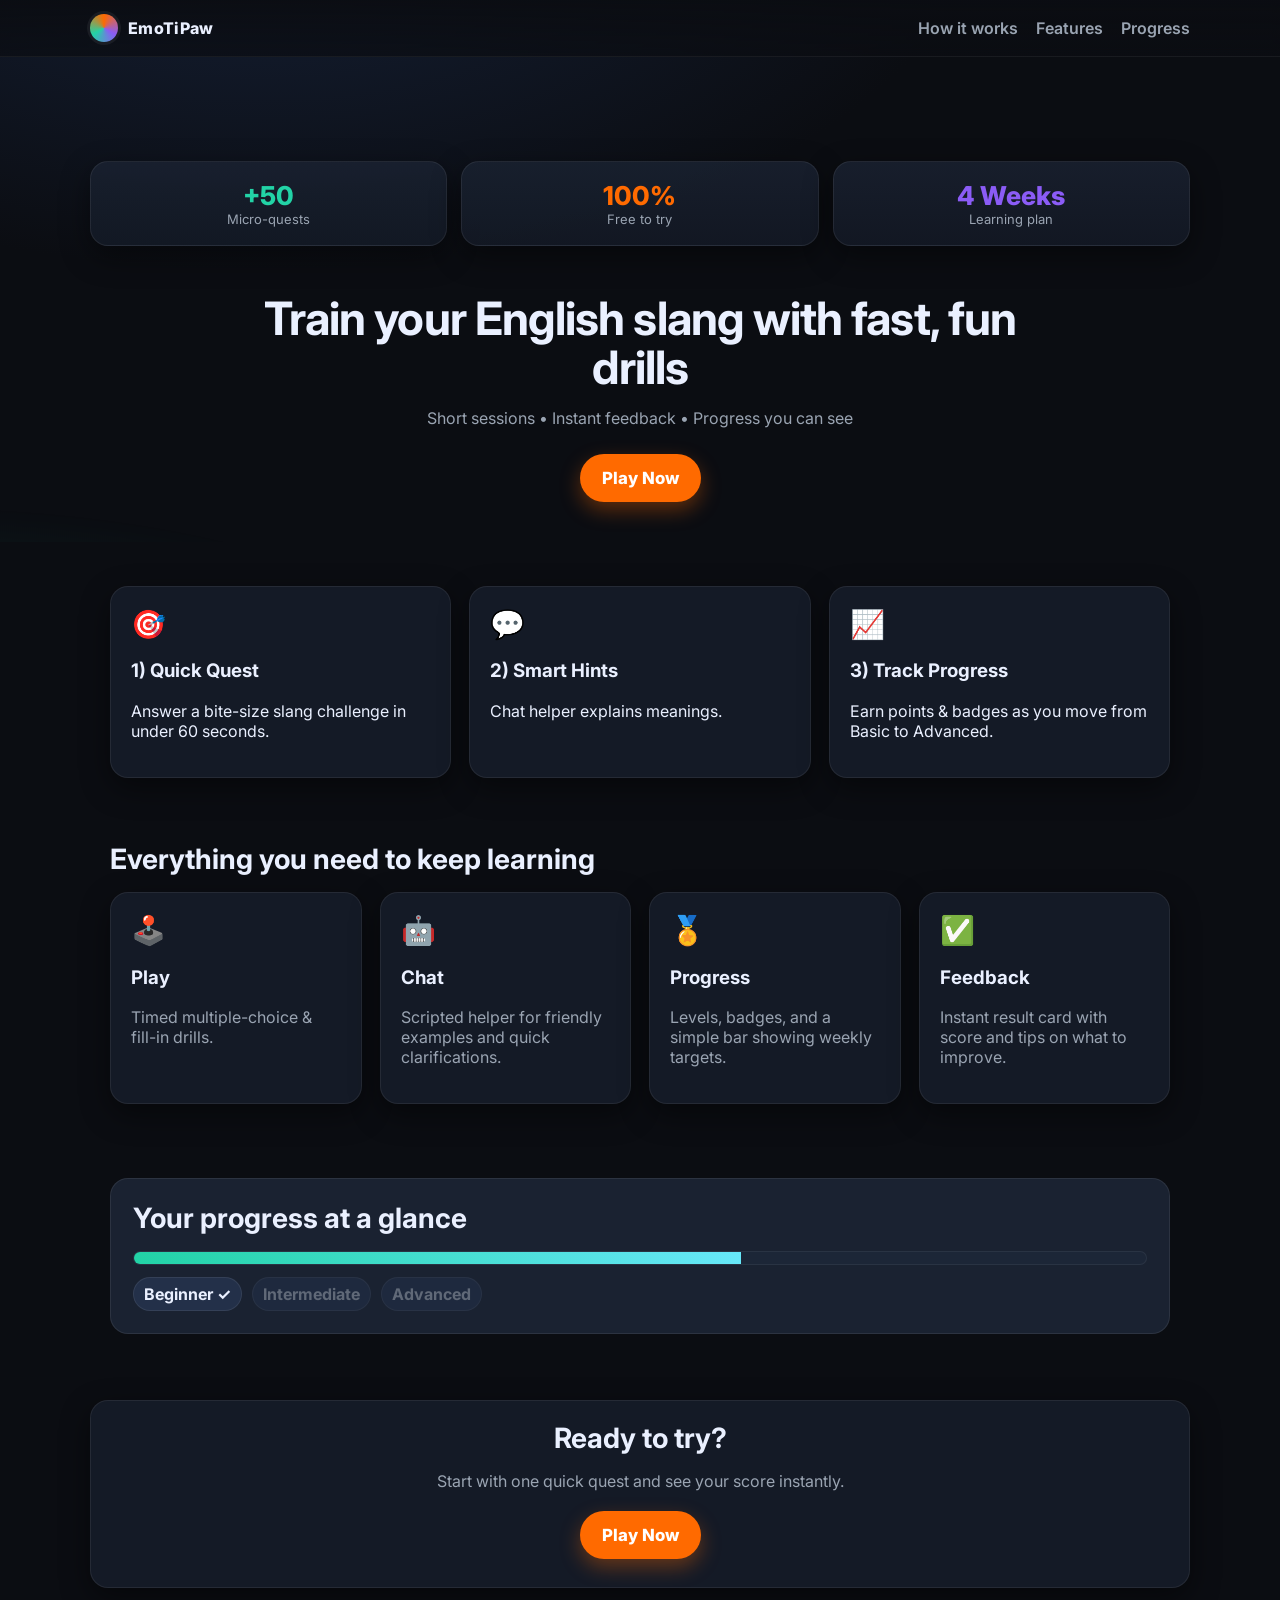
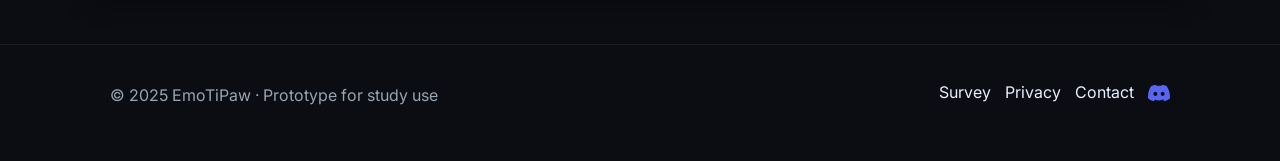
<file: index.html>
<!-- index.html — SlangQuest (Homepage) -->
<!DOCTYPE html>
<html lang="en">

<head>
  <meta charset="utf-8" />
  <meta name="viewport" content="width=device-width, initial-scale=1" />
  <title>SlangQuest — Learn English Slang Faster</title>
  <link rel="stylesheet" href="style.css" />
  <link rel="preconnect" href="https://fonts.googleapis.com">
  <link rel="preconnect" href="https://fonts.gstatic.com" crossorigin>
  <link href="https://fonts.googleapis.com/css2?family=Inter:wght@400;600;800&display=swap" rel="stylesheet">
</head>

<body>
  <!-- HEADER -->
  <header class="site-header">
    <div class="wrap nav">
      <a class="brand" href="#">
        <span class="logo" aria-hidden="true"></span>
        <span class="brand-name">EmoTiPaw</span>
      </a>

      <!-- CSS-only mobile menu -->
      <input id="menu-toggle" type="checkbox" />
      <label class="burger" for="menu-toggle" aria-label="Open menu">☰</label>

      <nav class="menu">
        <a href="#how">How it works</a>
        <a href="#features">Features</a>
        <a href="#progress">Progress</a>

      </nav>
    </div>
  </header>

  <!-- HERO -->
  <section class="hero">
    <div class="wrap hero-inner">
      <div class="kpis">
        <div class="card">
          <div class="value g">+50</div>
          <div class="hint">Micro-quests</div>
        </div>
        <div class="card">
          <div class="value o">100%</div>
          <div class="hint">Free to try</div>
        </div>
        <div class="card">
          <div class="value v">4 Weeks</div>
          <div class="hint">Learning plan</div>
        </div>
      </div>

      <h1 class="headline">Train your English slang with fast, fun drills</h1>
      <p class="subhead">Short sessions • Instant feedback • Progress you can see</p>

      <div class="cta-row">
        <a class="btn xl" href="auth.html?next=play.html">Play Now</a>

      </div>
    </div>
  </section>

  <!-- HOW IT WORKS -->
  <section id="how" class="how">
    <div class="wrap grid-3">
      <div class="step card">
        <div class="icon">🎯</div>
        <h3>1) Quick Quest</h3>
        <p>Answer a bite-size slang challenge in under 60 seconds.</p>
      </div>
      <div class="step card">
        <div class="icon">💬</div>
        <h3>2) Smart Hints</h3>
        <p>Chat helper explains meanings.</p>
      </div>
      <div class="step card">
        <div class="icon">📈</div>
        <h3>3) Track Progress</h3>
        <p>Earn points & badges as you move from Basic to Advanced.</p>
      </div>
    </div>
  </section>

  <!-- FEATURES (mapped to your prototype screens) -->
  <section id="features" class="features">
    <div class="wrap">
      <h2 class="section-title">Everything you need to keep learning</h2>
      <div class="grid-4">
        <article class="feature card">
          <div class="icon">🕹️</div>
          <h3>Play</h3>
          <p>Timed multiple-choice & fill-in drills.</p>
        </article>
        <article class="feature card">
          <div class="icon">🤖</div>
          <h3>Chat</h3>
          <p>Scripted helper for friendly examples and quick clarifications.</p>
        </article>
        <article class="feature card">
          <div class="icon">🏅</div>
          <h3>Progress</h3>
          <p>Levels, badges, and a simple bar showing weekly targets.</p>
        </article>
        <article class="feature card">
          <div class="icon">✅</div>
          <h3>Feedback</h3>
          <p>Instant result card with score and tips on what to improve.</p>
        </article>
      </div>
    </div>
  </section>

  <!-- PROGRESS PREVIEW -->
  <section id="progress" class="progress">
    <div class="wrap">
      <div class="panel">
        <h2 class="section-title">Your progress at a glance</h2>
        <div class="bar">
          <span class="bar-fill" style="width:60%"></span>
        </div>
        <ul class="badges">
          <li class="badge">Beginner ✓</li>
          <li class="badge muted">Intermediate</li>
          <li class="badge muted">Advanced</li>
        </ul>
      </div>
    </div>
  </section>

  <!-- DEMO / CTA -->
  <section id="demo" class="demo">
    <div class="wrap card demo-card">
      <h2 class="section-title">Ready to try?</h2>
      <p>Start with one quick quest and see your score instantly.</p>
      <a class="btn xl" href="auth.html?next=play.html">Play Now</a>
    </div>
  </section>

  <!-- FOOTER -->
  <footer class="site-footer">
    <div class="wrap foot">
      <p>© <span id="year">2025</span> EmoTiPaw · Prototype for study use</p>
      <nav class="foot-links">
        <a href="#survey">Survey</a>
        <a href="#privacy">Privacy</a>
        <a href="#contact">Contact</a>
        <a href="https://discord.gg/CzX42cQK" target="_blank" class="discord-link">
          <svg width="22" height="22" viewBox="0 0 127.14 96.36" xmlns="http://www.w3.org/2000/svg">
            <path
              d="M107.7,8.07A105.15,105.15,0,0,0,81.47,0a72.06,72.06,0,0,0-3.36,6.83A97.68,97.68,0,0,0,48,6.83,72.37,72.37,0,0,0,44.64,0,105.89,105.89,0,0,0,18.39,8.09C2.62,32.65-1.71,56.6.54,80.21h0A105.73,105.73,0,0,0,32.71,96.36a77.7,77.7,0,0,0,6.73-11A68.42,68.42,0,0,1,28.1,80.21a54.31,54.31,0,0,0,68.16,0A68.07,68.07,0,0,1,87.7,85.3a77,77,0,0,0,6.74,11A105.26,105.26,0,0,0,126.6,80.23h0C129.09,52.75,121.72,29,107.7,8.07ZM42.45,65.69C36.18,65.69,31,60,31,53s5.05-12.74,11.43-12.74S53.86,46,53.86,53,48.72,65.69,42.45,65.69Zm42.24,0C78.42,65.69,73.24,60,73.24,53s5.05-12.74,11.43-12.74S96.1,46,96.1,53,90.93,65.69,84.69,65.69Z"
              fill="#5865F2" />
          </svg>
        </a>
      </nav>
    </div>
  </footer>
</body>

</html>
</file>
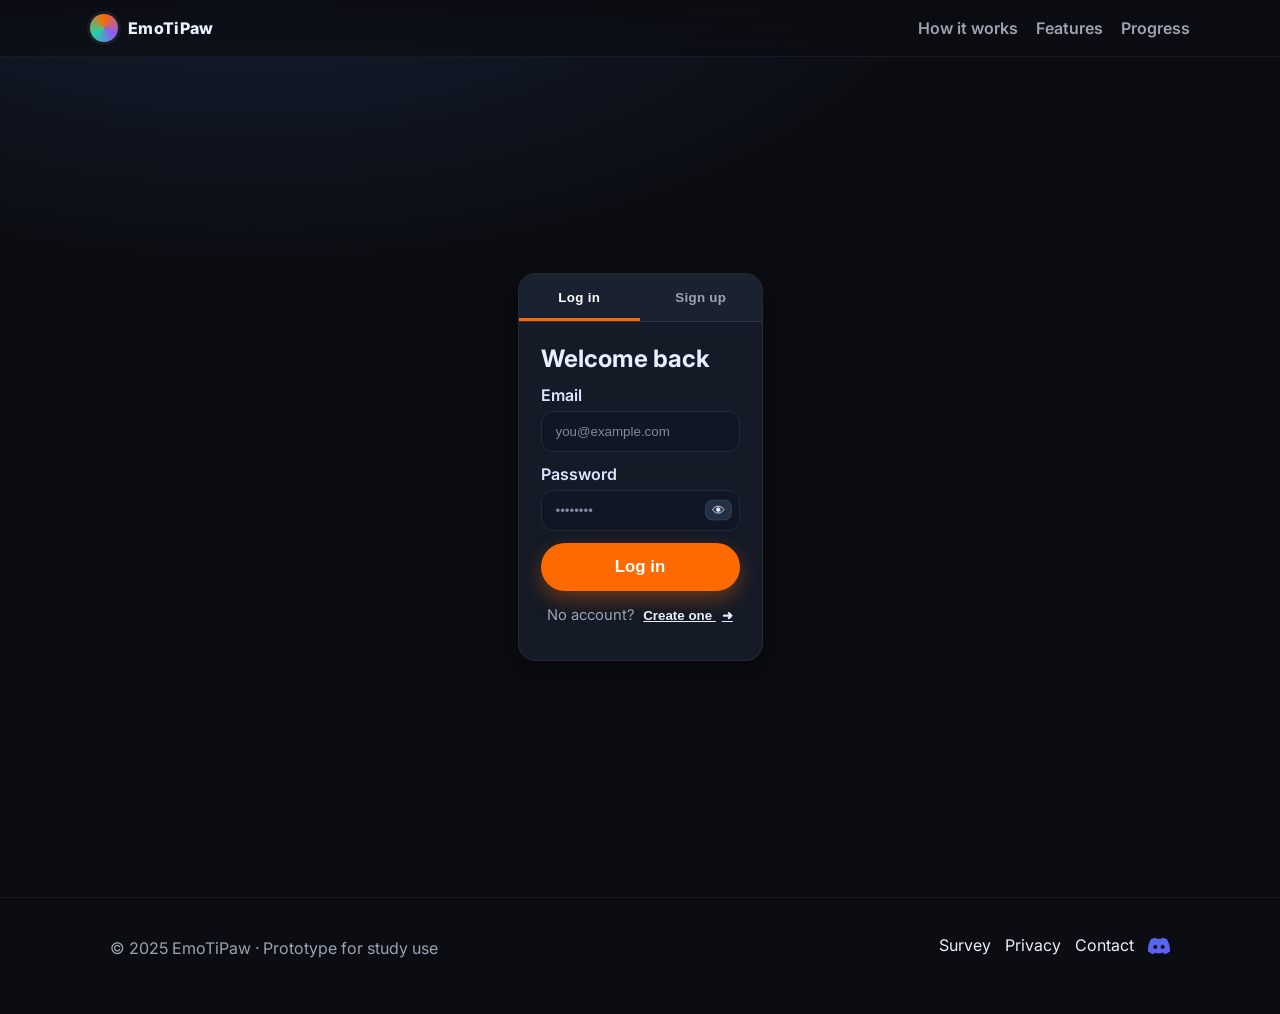
<file: achievement.html>
<!-- achievement.html — SlangQuest (Progress tracker + Achievements) -->
<!DOCTYPE html>
<html lang="en">

<head>
  <meta charset="utf-8" />
  <meta name="viewport" content="width=device-width, initial-scale=1" />
  <title>SlangQuest — Achievements</title>
  <link rel="stylesheet" href="style.css" />
  <link rel="preconnect" href="https://fonts.googleapis.com">
  <link rel="preconnect" href="https://fonts.gstatic.com" crossorigin>
  <link href="https://fonts.googleapis.com/css2?family=Inter:wght@400;600;800&display=swap" rel="stylesheet">
</head>

<body>
  <!-- HEADER -->
  <header class="site-header">
    <div class="wrap nav">
      <a class="brand" href="index.html">
        <span class="logo" aria-hidden="true"></span>
        <span class="brand-name">EmoTiPaw</span>
      </a>

      <!-- Top nav icons (🏆 = current page) -->
      <nav class="menu nav-icons">
        <a class="nav-ico" href="achievement.html" title="Achievements">🏆</a>
        <a class="nav-ico" href="play.html" title="Play / Chat">💬</a>
        <a class="nav-ico" href="feedback.html" title="Progress / Feedback">📊</a>
        <a class="nav-ico" href="dashboard.html" title="Dashboard">📈</a>
        <!-- IMPORTANT: add .bot-trigger so bot.js can open the modal -->
        <a class="nav-ico bot-trigger" href="#" title="Bot" aria-controls="botModal">🤖</a>
      </nav>
    </div>
  </header>

  <!-- MAIN -->
  <main class="play">
    <div class="wrap play-wrap">
      <!-- Progress tracker -->
      <section class="card panel">
        <h2 class="section-title" style="margin-top:0">Progress Tracker</h2>

        <div class="bar" aria-label="Overall progress">
          <span id="overallFill" class="bar-fill" style="width:0%"></span>
        </div>
        <p id="overallText" class="muted" style="margin:10px 0 0">0 correct out of 0 (0%)</p>
      </section>

      <!-- Tiers -->
      <section class="card">
        <h3 class="ch-title">Tiers</h3>
        <div class="grid-3" id="tiers">
          <div class="panel" id="tier-basic" aria-live="polite">
            <div class="icon">🌱</div>
            <div class="value">Basic Quests</div>
            <p class="hint">Start your journey</p>
          </div>
          <div class="panel" id="tier-mid">
            <div class="icon">🧭</div>
            <div class="value">Intermediate</div>
            <p class="hint">Solid progress</p>
          </div>
          <div class="panel" id="tier-adv">
            <div class="icon">🚀</div>
            <div class="value">Advanced</div>
            <p class="hint">Master of slang</p>
          </div>
        </div>
      </section>

      <!-- Achievements -->
      <section class="card">
        <h3 class="ch-title">Achievements</h3>
        <ul class="badges" id="badgesRow" style="flex-wrap:wrap"></ul>
        <p id="noBadges" class="muted" style="margin-top:8px">Play a few levels to unlock badges!</p>
      </section>

      <!-- Areas for Improvement -->
      <section class="card">
        <h3 class="ch-title">Areas for Improvement</h3>
        <div class="panel" id="improveBox">
          <p class="muted" id="improveText">
            We’ll show helpful tips here once you’ve completed at least one level.
          </p>
        </div>
      </section>
    </div>
  </main>

  <!-- Celebration overlay for consistency (optional) -->
  <div id="celebrate" class="celebrate" aria-hidden="true"></div>

  <!-- FOOTER -->
  <footer class="site-footer">
    <div class="wrap foot">
      <p>© <span id="year">2025</span> EmoTiPaw · Prototype for study use</p>
      <nav class="foot-links">
        <a href="index.html#privacy">Privacy</a>
        <a href="index.html#contact">Contact</a>
        <a href="https://discord.gg/CzX42cQK" target="_blank" class="discord-link">
          <svg width="22" height="22" viewBox="0 0 127.14 96.36" xmlns="http://www.w3.org/2000/svg">
            <path
              d="M107.7,8.07A105.15,105.15,0,0,0,81.47,0a72.06,72.06,0,0,0-3.36,6.83A97.68,97.68,0,0,0,48,6.83,72.37,72.37,0,0,0,44.64,0,105.89,105.89,0,0,0,18.39,8.09C2.62,32.65-1.71,56.6.54,80.21h0A105.73,105.73,0,0,0,32.71,96.36a77.7,77.7,0,0,0,6.73-11A68.42,68.42,0,0,1,28.1,80.21a54.31,54.31,0,0,0,68.16,0A68.07,68.07,0,0,1,87.7,85.3a77,77,0,0,0,6.74,11A105.26,105.26,0,0,0,126.6,80.23h0C129.09,52.75,121.72,29,107.7,8.07ZM42.45,65.69C36.18,65.69,31,60,31,53s5.05-12.74,11.43-12.74S53.86,46,53.86,53,48.72,65.69,42.45,65.69Zm42.24,0C78.42,65.69,73.24,60,73.24,53s5.05-12.74,11.43-12.74S96.1,46,96.1,53,90.93,65.69,84.69,65.69Z"
              fill="#5865F2" />
          </svg>
        </a>
      </nav>
    </div>
  </footer>

  <!-- Chatbot Modal (MOVED inside <body>, just before scripts) -->
  <div id="botModal" class="bot-modal hidden" aria-hidden="true" role="dialog" aria-label="Chat with SlangQuest Bot">
    <div class="bot-sheet">
      <header class="bot-head">
        <div class="bot-title">SlangQuest Bot</div>
        <button id="botClose" class="bot-x" aria-label="Close">✖</button>
      </header>

      <div id="chat-window" class="bot-body">
        <!-- messages get appended here -->
        <div class="msg bot">
          <div class="bubble">Hey! Ask me about slang meanings, examples, or quiz help. 👋</div>
        </div>
      </div>

      <form id="botForm" class="bot-foot">
        <input id="chat-input" type="text" placeholder="Type your message..." autocomplete="off" required />
        <button class="btn" type="submit">Send</button>
      </form>
    </div>
  </div>

  <!-- Page script -->
  <script>
    const CUR_KEY = 'sq.currentUser';
    const RESULTS_KEY = 'sq.results';

    const y = document.getElementById('year'); if (y) y.textContent = String(new Date().getFullYear());

    const user = JSON.parse(localStorage.getItem(CUR_KEY) || 'null');
    if (!user) location.href = 'auth.html?next=achievement.html';

    const results = JSON.parse(localStorage.getItem(RESULTS_KEY) || '[]');
    const totalCorrect = results.reduce((s, r) => s + (Number(r.score) || 0), 0);
    const totalQs = results.reduce((s, r) => s + (Number(r.total) || 0), 0);
    const levelsDone = results.length;
    const percent = totalQs ? Math.round((totalCorrect / totalQs) * 100) : 0;

    const fill = document.getElementById('overallFill');
    const txt = document.getElementById('overallText');
    if (fill) fill.style.width = (percent || 0) + '%';
    if (txt) txt.textContent = `${totalCorrect} correct out of ${totalQs} (${percent}%)`;

    function activate(id, active) {
      const el = document.getElementById(id);
      if (!el) return;
      el.style.opacity = active ? '1' : '.55';
      el.style.border = active ? '1px solid rgba(255,255,255,.18)' : '1px solid rgba(255,255,255,.08)';
    }
    activate('tier-basic', levelsDone > 0);
    activate('tier-mid', levelsDone >= 5 || percent >= 50);
    activate('tier-adv', levelsDone >= 10 || percent >= 80);

    const badgesRow = document.getElementById('badgesRow');
    const noBadges = document.getElementById('noBadges');

    function addBadge(emoji, label) {
      const li = document.createElement('li');
      li.className = 'badge';
      li.style.display = 'flex';
      li.style.alignItems = 'center';
      li.style.gap = '8px';
      li.innerHTML = `<span style="font-size:20px">${emoji}</span><span>${label}</span>`;
      badgesRow.appendChild(li);
      noBadges && (noBadges.style.display = 'none');
    }

    if (levelsDone >= 1) addBadge('🥉', 'First Quest — finished a level');
    if (levelsDone >= 3) addBadge('🥈', 'On a Roll — 3+ levels complete');
    if (levelsDone >= 7) addBadge('🥇', 'Veteran — 7+ levels complete');

    const best = results.reduce((m, r) => Math.max(m, r.score || 0), 0);
    if (best >= 8) addBadge('🏆', 'High Scorer — 8+ in one level');
    if (best === 10) addBadge('⭐', 'Perfect 10 — flawless level');

    if (percent >= 80 && levelsDone >= 5) addBadge('🔥', 'Hot Streak — strong accuracy');

    const tip = document.getElementById('improveText');
    if (levelsDone === 0) {
      tip.textContent = 'Try Level 1 to start earning badges. Aim for speed and accuracy!';
    } else {
      const withAcc = results.map(r => ({ ...r, acc: r.total ? r.score / r.total : 0 }));
      withAcc.sort((a, b) => a.acc - b.acc);
      const weakest = withAcc[0];

      let advice = [];
      if (percent < 50) advice.push('Focus on understanding the core meanings first, then speed.');
      else if (percent < 70) advice.push('You’re close! Review similar slang families to reduce mistakes.');
      else advice.push('Great accuracy — push for faster decisions and perfect rounds.');

      if (weakest && weakest.total) {
        advice.push(`Your weakest round was Level ${weakest.level} (${weakest.score}/${weakest.total}). Consider retrying it for a quick win.`);
      }

      tip.textContent = advice.join(' ');
    }
  </script>

  <!-- Chatbot script LAST so it can find the DOM -->
  <script src="bot.js"></script>
</body>

</html>
</file>
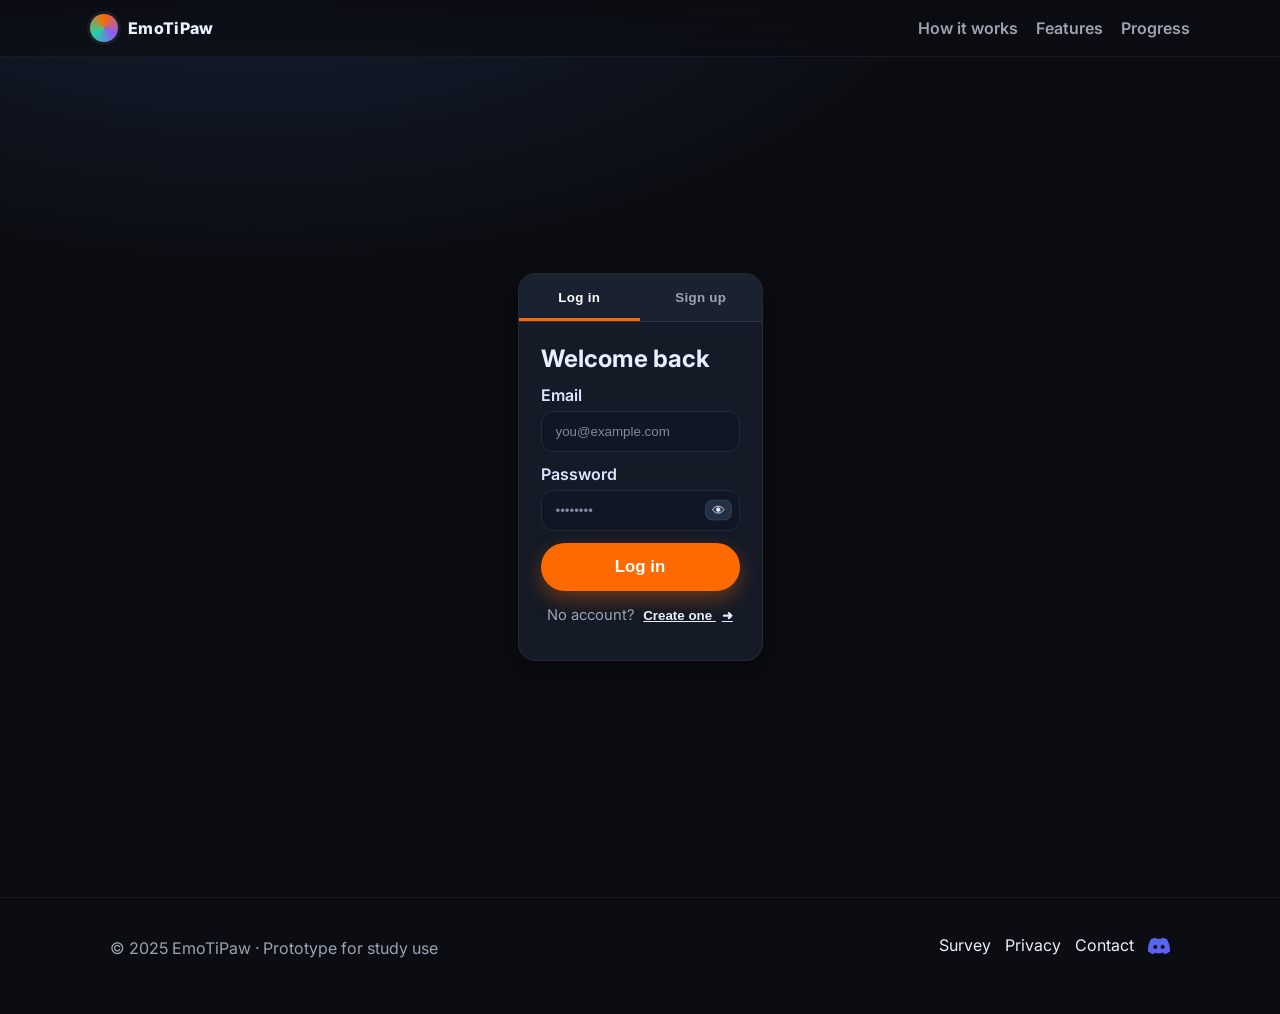
<file: auth.html>
<!-- auth.html — SlangQuest (Login & Sign Up with JS) -->
<!DOCTYPE html>
<html lang="en">

<head>
  <meta charset="utf-8" />
  <meta name="viewport" content="width=device-width, initial-scale=1" />
  <title>SlangQuest — Login / Sign Up</title>
  <link rel="stylesheet" href="style.css" />
  <link rel="preconnect" href="https://fonts.googleapis.com">
  <link rel="preconnect" href="https://fonts.gstatic.com" crossorigin>
  <link href="https://fonts.googleapis.com/css2?family=Inter:wght@400;600;800&display=swap" rel="stylesheet">
</head>

<body>
  <!-- HEADER -->
  <header class="site-header">
    <div class="wrap nav">
      <a class="brand" href="index.html">
        <span class="logo" aria-hidden="true"></span>
        <span class="brand-name">EmoTiPaw</span>
      </a>
      <nav class="menu">
        <a href="index.html#how">How it works</a>
        <a href="index.html#features">Features</a>
        <a href="index.html#progress">Progress</a>
      </nav>
    </div>
  </header>

  <!-- AUTH -->
  <main class="auth">
    <div class="wrap auth-wrap">
      <div class="auth-card card">
        <!-- Tabs -->
        <div class="tabs js-tabs">
          <button class="tab is-active" data-tab="login">Log in</button>
          <button class="tab" data-tab="signup">Sign up</button>
          <span class="glider" aria-hidden="true"></span>
        </div>

        <!-- LOGIN -->
        <form id="loginForm" class="form" autocomplete="on" novalidate>
          <h1 class="form-title">Welcome back</h1>

          <label class="fi">
            <span>Email</span>
            <input id="loginEmail" type="email" name="email" placeholder="you@example.com" required>
          </label>

          <label class="fi">
            <span>Password</span>
            <div class="pw">
              <input id="loginPassword" type="password" name="password" placeholder="••••••••" minlength="6" required>
              <button class="pw-toggle" type="button" data-target="loginPassword"
                aria-label="Show/Hide password">👁</button>
            </div>
          </label>

          <!-- removed Remember/Demo row -->

          <button class="btn xl wfull" type="submit">Log in</button>

          <p class="muted center sm next-link">
            No account?
            <button class="link-arrow js-switch" data-to="signup" type="button">
              Create one <span class="arrow">➜</span>
            </button>
          </p>
        </form>

        <!-- SIGN UP -->
        <form id="signupForm" class="form is-hidden" autocomplete="on" novalidate>
          <h1 class="form-title">Create your account</h1>

          <label class="fi">
            <span>Nickname</span>
            <input id="suNickname" type="text" name="nickname" placeholder="e.g., Nova" maxlength="24" required>
          </label>

          <label class="fi">
            <span>Email</span>
            <input id="suEmail" type="email" name="email" placeholder="you@example.com" required>
          </label>

          <label class="fi">
            <span>Password</span>
            <div class="pw">
              <input id="suPassword" type="password" name="password" placeholder="min. 6 characters" minlength="6"
                required>
              <button class="pw-toggle" type="button" data-target="suPassword"
                aria-label="Show/Hide password">👁</button>
            </div>
          </label>

          <label class="fi">
            <span>Confirm password</span>
            <div class="pw">
              <input id="suConfirm" type="password" name="confirm" placeholder="repeat password" minlength="6" required>
              <button class="pw-toggle" type="button" data-target="suConfirm"
                aria-label="Show/Hide password">👁</button>
            </div>
          </label>

          <!-- add tracking -->
          <input type="hidden" name="date" id="suDate">
          <input type="hidden" name="week" id="suWeek">


          <!-- removed Terms checkbox -->

          <button class="btn xl wfull" type="submit">Sign up</button>

          <!-- removed "Already have an account?" row -->
        </form>
      </div>

      <!-- Toast / messages -->
      <div id="toast" class="toast" role="status" aria-live="polite"></div>
    </div>
  </main>

  <!-- FOOTER -->
  <footer class="site-footer">
    <div class="wrap foot">
      <p>© <span id="year">2025</span> EmoTiPaw · Prototype for study use</p>
      <nav class="foot-links">
        <a href="index.html#survey">Survey</a>
        <a href="index.html#privacy">Privacy</a>
        <a href="index.html#contact">Contact</a>
        <a href="https://discord.gg/CzX42cQK" target="_blank" class="discord-link">
          <svg width="22" height="22" viewBox="0 0 127.14 96.36" xmlns="http://www.w3.org/2000/svg">
            <path
              d="M107.7,8.07A105.15,105.15,0,0,0,81.47,0a72.06,72.06,0,0,0-3.36,6.83A97.68,97.68,0,0,0,48,6.83,72.37,72.37,0,0,0,44.64,0,105.89,105.89,0,0,0,18.39,8.09C2.62,32.65-1.71,56.6.54,80.21h0A105.73,105.73,0,0,0,32.71,96.36a77.7,77.7,0,0,0,6.73-11A68.42,68.42,0,0,1,28.1,80.21a54.31,54.31,0,0,0,68.16,0A68.07,68.07,0,0,1,87.7,85.3a77,77,0,0,0,6.74,11A105.26,105.26,0,0,0,126.6,80.23h0C129.09,52.75,121.72,29,107.7,8.07ZM42.45,65.69C36.18,65.69,31,60,31,53s5.05-12.74,11.43-12.74S53.86,46,53.86,53,48.72,65.69,42.45,65.69Zm42.24,0C78.42,65.69,73.24,60,73.24,53s5.05-12.74,11.43-12.74S96.1,46,96.1,53,90.93,65.69,84.69,65.69Z"
              fill="#5865F2" />
          </svg>
        </a>
      </nav>
    </div>
  </footer>

  <script src="script.js"></script>

  <!-- Add this tracking script BELOW main JS -->
  <script>
    document.getElementById("signupForm").addEventListener("submit", function (e) {
      e.preventDefault();

      const nickname = document.getElementById("suNickname").value;
      const email = document.getElementById("suEmail").value;

      // Add date & week info
      const now = new Date();
      const date = now.toLocaleDateString();

      // 🔹 set launch date
      const launchDate = new Date("2025-10-26");
      const diffInMs = now - launchDate;
      const diffInWeeks = Math.floor(diffInMs / (1000 * 60 * 60 * 24 * 7)) + 1;
      const week = "Week " + diffInWeeks;

      const data = {
        data: [{
          nickname: nickname,
          email: email,
          date: date,
          week: week,
        }]
      };

      fetch("https://sheetdb.io/api/v1/cy20viq6veajs", {
        method: "POST",
        body: JSON.stringify(data),
        headers: { "Content-Type": "application/json" },
      });

      // Clear any previous player's game state before setting new user
      const prevUser = JSON.parse(localStorage.getItem("sq.currentUser") || "null");
      const prevNickname = (prevUser && prevUser.nickname) || localStorage.getItem("nickname");
      if (prevNickname && prevNickname !== nickname) {
        localStorage.removeItem("sq.playState");
        localStorage.removeItem("sq.results");
      }

      localStorage.setItem("nickname", nickname);
      localStorage.setItem("sq.currentUser", JSON.stringify({ nickname }));

    });
    document.getElementById("loginForm").addEventListener("submit", function (e) {
      e.preventDefault();

      const email = document.getElementById("loginEmail").value;
      const password = document.getElementById("loginPassword").value;

      // fetch user by email
      fetch(`https://sheetdb.io/api/v1/cy20viq6veajs/search?email=${email}`)
        .then(res => res.json())
        .then(users => {
          if (users.length === 0) {
            alert("User not found!");
            return;
          }

          const user = users[0];

          // Check if a different user was logged in before; if so, wipe their game state
          const prevUser = JSON.parse(localStorage.getItem("sq.currentUser") || "null");
          const prevNickname = (prevUser && prevUser.nickname) || localStorage.getItem("nickname");
          if (prevNickname && prevNickname !== user.nickname) {
            localStorage.removeItem("sq.playState");
            localStorage.removeItem("sq.results");
          }

          // ✅ save user consistently in both keys
          localStorage.setItem("nickname", user.nickname);
          localStorage.setItem("sq.currentUser", JSON.stringify({ nickname: user.nickname }));

          // redirect to game or next page
          window.location.href = "play.html";
        })
        .catch(err => console.error(err));
    });

  </script>

</body>

</html>
</file>
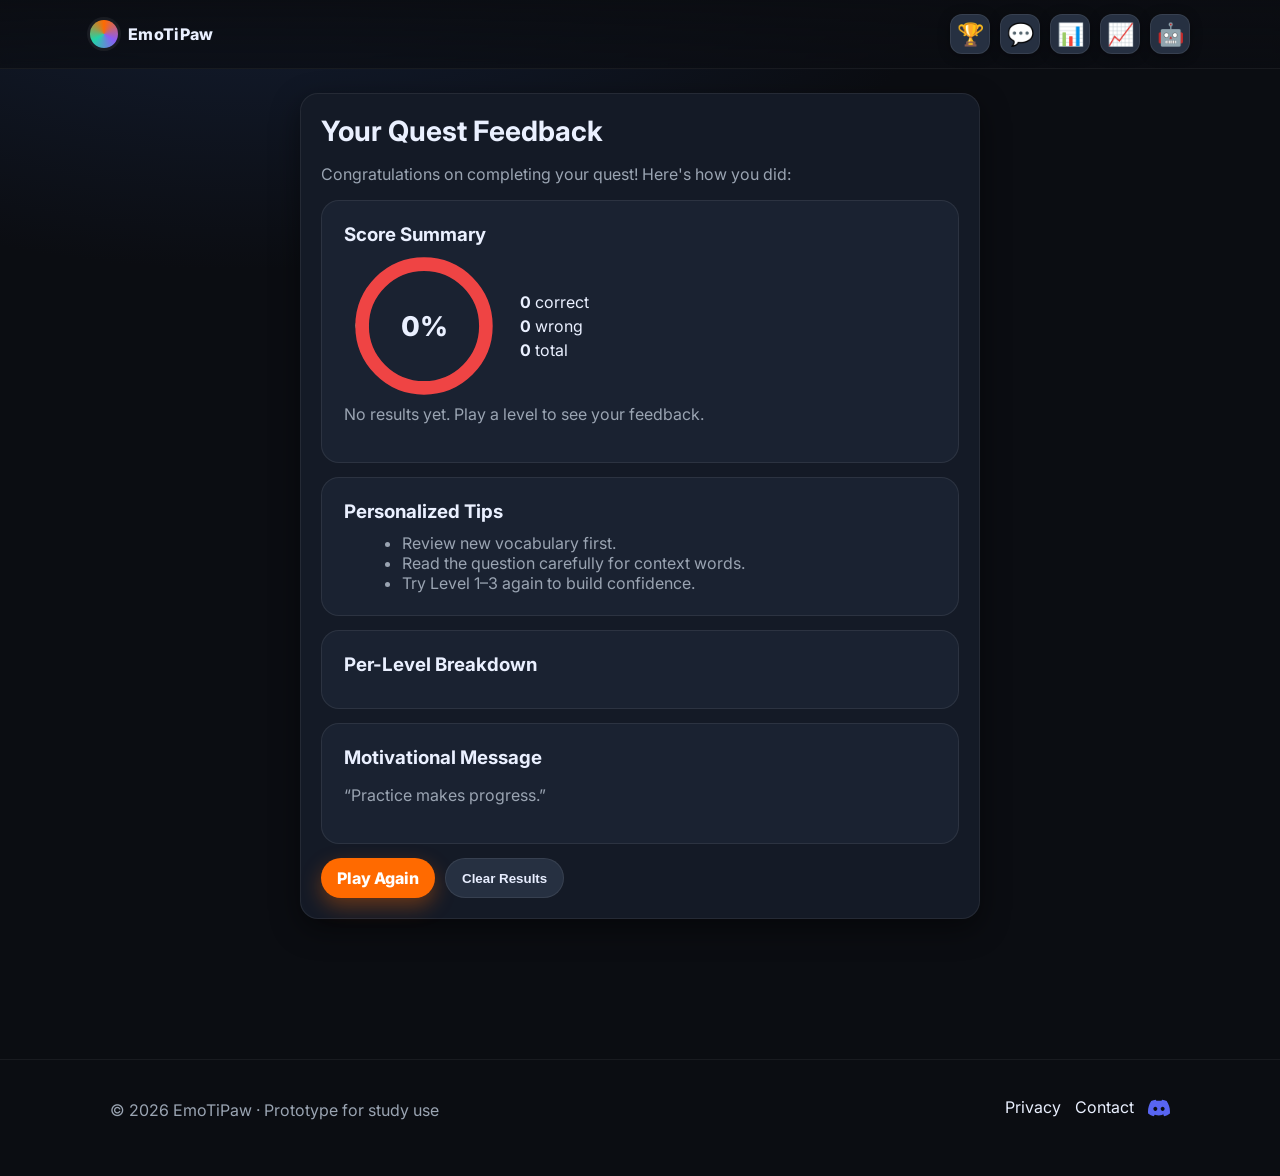
<file: feedback.html>
<!-- feedback.html — SlangQuest Results & Feedback -->
<!DOCTYPE html>
<html lang="en">

<head>
  <meta charset="utf-8" />
  <meta name="viewport" content="width=device-width, initial-scale=1" />
  <title>SlangQuest — Feedback</title>
  <link rel="stylesheet" href="style.css" />
  <link rel="preconnect" href="https://fonts.googleapis.com">
  <link rel="preconnect" href="https://fonts.gstatic.com" crossorigin>
  <link href="https://fonts.googleapis.com/css2?family=Inter:wght@400;600;800&display=swap" rel="stylesheet">
</head>

<body>
  <!-- HEADER -->
  <header class="site-header">
    <div class="wrap nav">
      <!-- brand now goes to Achievements -->
      <a class="brand" href="index.html">
        <span class="logo" aria-hidden="true"></span>
        <span class="brand-name">EmoTiPaw</span>
      </a>
      <!-- Top nav icons -->
      <nav class="menu nav-icons">
        <!-- Achievements -->
        <a class="nav-ico" href="achievement.html" title="Achievements">🏆</a>
        <!-- Play / Chat -->
        <a class="nav-ico" href="play.html" title="Play / Chat">💬</a>
        <!-- Progress / Feedback -->
        <a class="nav-ico" href="feedback.html" title="Progress / Feedback">📊</a>
        <a class="nav-ico" href="dashboard.html" title="Dashboard">📈</a>
        <!-- Bot: add .bot-trigger so bot.js can open the modal -->
        <a class="nav-ico bot-trigger" href="#" title="Bot" aria-controls="botModal">🤖</a>
      </nav>
    </div>
  </header>

  <!-- FEEDBACK -->
  <main class="play">
    <div class="wrap play-wrap">

      <!-- Top summary card (matches your prototype structure) -->
      <section class="card">
        <h2 class="section-title">Your Quest Feedback</h2>
        <p class="muted" id="summaryLine">
          Congratulations on completing your quest! Here's how you did:
        </p>

        <!-- Score Summary -->
        <div class="panel" style="margin-top:10px">
          <h3 class="ch-title">Score Summary</h3>
          <div class="stats-grid">
            <div class="donut-wrap">
              <!-- SVG donut chart will render here -->
              <svg id="donut" class="donut" viewBox="0 0 36 36" aria-label="overall score chart">
                <!-- back ring -->
                <circle class="donut-ring" cx="18" cy="18" r="15.915"></circle>
                <!-- correct slice -->
                <circle id="donut-correct" class="donut-segment-c" cx="18" cy="18" r="15.915" stroke-dasharray="0 100"
                  stroke-dashoffset="25"></circle>
                <!-- wrong slice -->
                <circle id="donut-wrong" class="donut-segment-w" cx="18" cy="18" r="15.915" stroke-dasharray="0 100"
                  stroke-dashoffset="25"></circle>
                <text id="donut-label" x="18" y="20.5" text-anchor="middle" class="donut-label">0%</text>
              </svg>
            </div>
            <ul class="stat-lines">
              <li><strong id="totalCorrect">0</strong> correct</li>
              <li><strong id="totalWrong">0</strong> wrong</li>
              <li><strong id="totalQuestions">0</strong> total</li>
            </ul>
          </div>
          <p class="muted" id="summaryNote" style="margin-top:8px"></p>
        </div>

        <!-- Personalized Tips -->
        <div class="panel" style="margin-top:14px">
          <h3 class="ch-title">Personalized Tips</h3>
          <ul id="tipsList" class="muted" style="margin:6px 0 0 18px"></ul>
        </div>

        <!-- Per-level results -->
        <div class="panel" style="margin-top:14px">
          <h3 class="ch-title">Per-Level Breakdown</h3>
          <div id="levelsGrid" class="levels-grid"></div>
        </div>

        <!-- Motivational -->
        <div class="panel" style="margin-top:14px">
          <h3 class="ch-title">Motivational Message</h3>
          <p id="motivation" class="muted">Keep pushing forward!</p>
        </div>

        <div class="actions" style="margin-top:14px">
          <a class="btn" href="play.html">Play Again</a>
          <button id="resetResults" class="btn ghost" type="button" title="Clear saved results">Clear Results</button>
        </div>
      </section>

    </div>
  </main>

  <!-- FOOTER -->
  <footer class="site-footer">
    <div class="wrap foot">
      <p>© <span id="year">2025</span> EmoTiPaw · Prototype for study use</p>
      <nav class="foot-links">
        <a href="index.html#privacy">Privacy</a>
        <a href="index.html#contact">Contact</a>
        <a href="https://discord.gg/CzX42cQK" target="_blank" class="discord-link">
          <svg width="22" height="22" viewBox="0 0 127.14 96.36" xmlns="http://www.w3.org/2000/svg">
            <path
              d="M107.7,8.07A105.15,105.15,0,0,0,81.47,0a72.06,72.06,0,0,0-3.36,6.83A97.68,97.68,0,0,0,48,6.83,72.37,72.37,0,0,0,44.64,0,105.89,105.89,0,0,0,18.39,8.09C2.62,32.65-1.71,56.6.54,80.21h0A105.73,105.73,0,0,0,32.71,96.36a77.7,77.7,0,0,0,6.73-11A68.42,68.42,0,0,1,28.1,80.21a54.31,54.31,0,0,0,68.16,0A68.07,68.07,0,0,1,87.7,85.3a77,77,0,0,0,6.74,11A105.26,105.26,0,0,0,126.6,80.23h0C129.09,52.75,121.72,29,107.7,8.07ZM42.45,65.69C36.18,65.69,31,60,31,53s5.05-12.74,11.43-12.74S53.86,46,53.86,53,48.72,65.69,42.45,65.69Zm42.24,0C78.42,65.69,73.24,60,73.24,53s5.05-12.74,11.43-12.74S96.1,46,96.1,53,90.93,65.69,84.69,65.69Z"
              fill="#5865F2" />
          </svg>
        </a>
      </nav>
    </div>
  </footer>

  <!-- Chatbot Modal (INSIDE body, before scripts) -->
  <div id="botModal" class="bot-modal hidden" aria-hidden="true" role="dialog" aria-label="Chat with SlangQuest Bot">
    <div class="bot-sheet">
      <header class="bot-head">
        <div class="bot-title">EmoTiPaw</div>
        <button id="botClose" class="bot-x" aria-label="Close">✖</button>
      </header>

      <div id="chat-window" class="bot-body">
        <div class="msg bot">
          <div class="bubble">Hey! Ask me about slang meanings, examples, or quiz help. 👋</div>
        </div>
      </div>

      <form id="botForm" class="bot-foot">
        <input id="chat-input" type="text" placeholder="Type your message..." autocomplete="off" required />
        <button class="btn" type="submit">Send</button>
      </form>
    </div>
  </div>

  <!-- Scripts (bot.js LAST so it can find the DOM) -->
  <script src="feedback.js"></script>
  <script src="bot.js"></script>
</body>

</html>
</file>
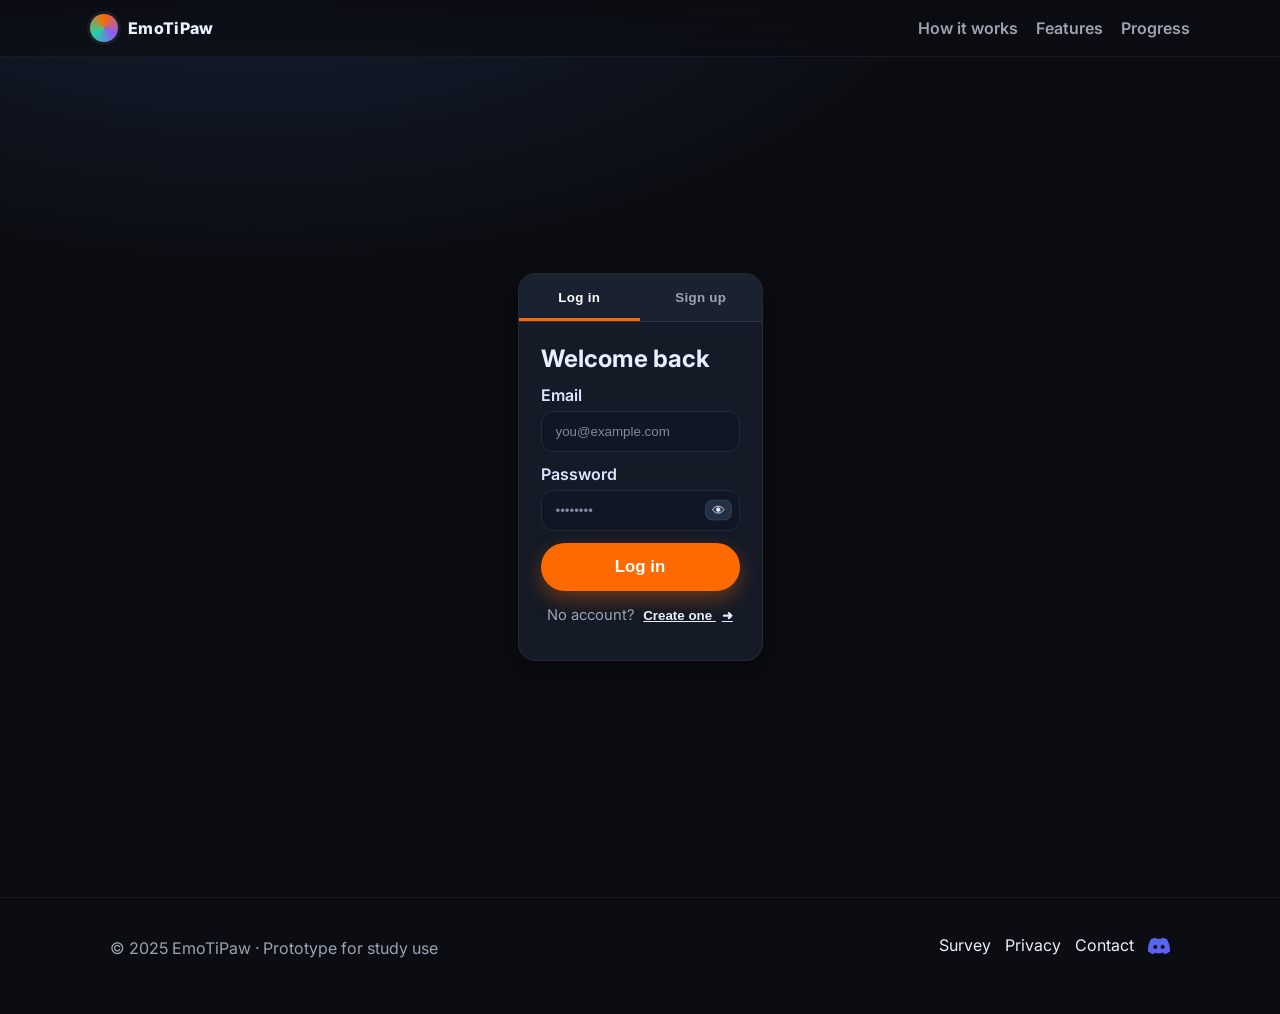
<file: play.html>
<!-- play.html — SlangQuest (Levels 1–10, text-only quizzes) -->
<!DOCTYPE html>
<html lang="en">

<head>
  <meta charset="utf-8" />
  <meta name="viewport" content="width=device-width, initial-scale=1" />
  <title>SlangQuest — Play</title>
  <link rel="stylesheet" href="style.css" />
  <link rel="preconnect" href="https://fonts.googleapis.com">
  <link rel="preconnect" href="https://fonts.gstatic.com" crossorigin>
  <link href="https://fonts.googleapis.com/css2?family=Inter:wght@400;600;800&display=swap" rel="stylesheet">
</head>

<body>
  <!-- HEADER -->
  <header class="site-header">
    <div class="wrap nav">
      <!-- brand now goes to Achievements -->
      <a class="brand" href="index.html">
        <span class="logo" aria-hidden="true"></span>
        <span class="brand-name">EmoTiPaw</span>
      </a>

      <!-- Top nav icons -->
      <nav class="menu nav-icons">
        <!-- trophy now links to Achievements -->
        <a class="nav-ico" href="achievement.html" title="Achievements">🏆</a>
        <a class="nav-ico" href="play.html" title="Play / Chat">💬</a>
        <a class="nav-ico" href="feedback.html" title="Progress / Feedback">📊</a>
        <a class="nav-ico" href="dashboard.html" title="Dashboard">📈</a>
        <!-- Bot trigger -->
        <a class="nav-ico bot-trigger" href="#" title="Bot">🤖</a>
      </nav>
    </div>
  </header>

  <!-- PLAY -->
  <main class="play">
    <div class="wrap play-wrap">

      <!-- Start card (shown first) -->
      <section id="startCard" class="card intro">
        <h2 class="ch-title">Ready to start?</h2>
        <p class="muted">Each level has 10 quick questions. You have 5 seconds per question. Good luck!</p>
        <div class="actions">
          <button id="startBtn" class="btn xl">Start Level 1</button>
        </div>
      </section>

      <!-- top row: level + timer + score (hidden until start) -->
      <div class="top-row is-hidden">
        <div id="levelBadge" class="score-chip">Level 1</div>
        <div class="timer"><span id="timerFill" class="timer-fill"></span></div>
        <div class="score-chip"><span id="scoreVal">0</span>/10</div>
      </div>

      <!-- Level Complete panel -->
      <div id="levelEnd" class="card level-end hidden" role="dialog" aria-modal="true" aria-labelledby="levelEndTitle">
        <h3 id="levelEndTitle" class="ch-title">Level Complete</h3>
        <p id="levelEndMsg" class="muted">Your score: X/10</p>
        <div class="actions">
          <button id="retryBtn" class="btn ghost">Retry Level</button>
          <button id="nextLevelBtn" class="btn">Next Level</button>
        </div>
      </div>

      <!-- quiz card (hidden until start) -->
      <section class="card challenge is-hidden">
        <h2 id="chTitle" class="ch-title">Challenge</h2>
        <p id="questionText" class="ch-q"></p>

        <form id="qForm" class="ch-options"></form>

        <div class="actions">
          <button id="submitBtn" class="btn ch-action">Submit Answer</button>
          <button id="nextBtn" class="btn ghost ch-action">Next</button>
        </div>
        <p id="feedback" class="muted ch-feedback"></p>
      </section>

      <!-- nav row (hidden until start) -->
      <div class="ch-nav is-hidden">
        <button id="prevBtn" class="link-plain">Previous</button>
        <div class="muted small" id="counter">1 / 10</div>
      </div>
    </div>
  </main>

  <!-- Celebration overlay -->
  <div id="celebrate" class="celebrate" aria-hidden="true"></div>

  <!-- FOOTER -->
  <footer class="site-footer">
    <div class="wrap foot">
      <p>© <span id="year">2025</span> EmoTiPaw · Prototype for study use</p>
      <nav class="foot-links">
        <a href="index.html#privacy">Privacy</a>
        <a href="index.html#contact">Contact</a>
        <a href="https://discord.gg/CzX42cQK" target="_blank" class="discord-link">
          <svg width="22" height="22" viewBox="0 0 127.14 96.36" xmlns="http://www.w3.org/2000/svg">
            <path
              d="M107.7,8.07A105.15,105.15,0,0,0,81.47,0a72.06,72.06,0,0,0-3.36,6.83A97.68,97.68,0,0,0,48,6.83,72.37,72.37,0,0,0,44.64,0,105.89,105.89,0,0,0,18.39,8.09C2.62,32.65-1.71,56.6.54,80.21h0A105.73,105.73,0,0,0,32.71,96.36a77.7,77.7,0,0,0,6.73-11A68.42,68.42,0,0,1,28.1,80.21a54.31,54.31,0,0,0,68.16,0A68.07,68.07,0,0,1,87.7,85.3a77,77,0,0,0,6.74,11A105.26,105.26,0,0,0,126.6,80.23h0C129.09,52.75,121.72,29,107.7,8.07ZM42.45,65.69C36.18,65.69,31,60,31,53s5.05-12.74,11.43-12.74S53.86,46,53.86,53,48.72,65.69,42.45,65.69Zm42.24,0C78.42,65.69,73.24,60,73.24,53s5.05-12.74,11.43-12.74S96.1,46,96.1,53,90.93,65.69,84.69,65.69Z"
              fill="#5865F2" />
          </svg>
        </a>
        <!-- NEW: Go back to Level 1 link at the bottom -->

      </nav>
    </div>
  </footer>

  <!-- Page scripts -->
  <script src="play.js"></script>

  <!-- Chatbot Modal (place at the END of body) -->
  <div id="botModal" class="bot-modal hidden" aria-hidden="true" role="dialog" aria-label="Chat with SlangQuest Bot">
    <div class="bot-sheet">
      <header class="bot-head">
        <div class="bot-title">SlangQuest Bot</div>
        <button id="botClose" class="bot-x" aria-label="Close">✖</button>
      </header>

      <div id="chat-window" class="bot-body">
        <div class="msg bot">
          <div class="bubble">Hey! Ask me about slang meanings, examples, or quiz help. 👋</div>
        </div>
      </div>

      <form id="botForm" class="bot-foot">
        <input id="chat-input" type="text" placeholder="Type your message..." autocomplete="off" required />
        <button class="btn" type="submit">Send</button>
      </form>
    </div>
  </div>

  <!-- Chatbot JS (after page scripts) -->
  <script src="bot.js"></script>
</body>

</html>
</file>
<file: style.css>
/* =========================================================
   SlangQuest — Global Styles (index.html + auth.html + play)
   Palette & layout tuned for dark UI, mobile-first.
   ========================================================= */
:root {
  --bg: #0b0d12;
  /* page background */
  --bg2: #0e1118;
  /* hero overlay */
  --panel: #141a26;
  /* card base */
  --panel2: #1a2231;
  /* alt card */
  --text: #eaf0ff;
  /* primary text */
  --muted: #9aa4b2;
  /* secondary text */
  --accent: #ff6a00;
  /* CTA orange */
  --mint: #22d3a6;
  /* success/positive */
  --violet: #8b5cf6;
  /* secondary accent */
  --danger: #ef4444;
  /* error */
  --radius: 18px;
  --shadow: 0 10px 30px rgba(0, 0, 0, .45);
  --max: 1100px;
  --focus: 0 0 0 3px rgba(74, 168, 255, .22);
}

* {
  box-sizing: border-box
}

html,
body {
  height: 100%
}

body {
  margin: 0;
  font-family: Inter, system-ui, -apple-system, Segoe UI, Roboto, "Helvetica Neue", Arial, sans-serif;
  color: var(--text);
  background:
    radial-gradient(1200px 600px at 20% -10%, #152036 0%, #0b0d12 60%) fixed,
    var(--bg);
  -webkit-font-smoothing: antialiased;
  -moz-osx-font-smoothing: grayscale;
}

a {
  color: inherit;
  text-decoration: none
}

a:focus-visible,
button:focus-visible,
input:focus-visible,
label:focus-visible {
  outline: none;
  box-shadow: var(--focus);
  border-radius: 10px;
}

.wrap {
  max-width: var(--max);
  margin: 0 auto;
  padding: 0 20px
}

/* =========================================================
   Header / Nav (shared)
   ========================================================= */
.site-header {
  position: sticky;
  top: 0;
  z-index: 40;
  background: linear-gradient(to bottom, rgba(11, 13, 18, .95), rgba(11, 13, 18, .7));
  border-bottom: 1px solid rgba(255, 255, 255, .06);
  backdrop-filter: saturate(1.1) blur(4px);
}

.nav {
  display: flex;
  align-items: center;
  justify-content: space-between;
  padding: 14px 0
}

.brand {
  display: flex;
  gap: 10px;
  align-items: center;
  font-weight: 800
}

.logo {
  width: 28px;
  height: 28px;
  border-radius: 50%;
  background: conic-gradient(from 0deg, var(--accent), var(--violet), var(--mint), var(--accent));
  box-shadow: 0 0 0 3px rgba(255, 255, 255, .06)
}

.brand-name {
  letter-spacing: .3px
}

.menu {
  display: flex;
  gap: 18px;
  align-items: center
}

.menu a {
  color: var(--muted);
  font-weight: 600;
  transition: color .15s ease
}

.menu a:hover {
  color: #fff
}

/* ── Top-nav icon buttons (replacing text links) ───────────────────── */
.nav-icons {
  gap: 10px;
}

/* tighter gap for icons */
.nav-ico {
  display: grid;
  place-items: center;
  width: 40px;
  height: 40px;
  border-radius: 12px;
  background: #263041;
  border: 1px solid rgba(255, 255, 255, .08);
  font-size: 22px;
  line-height: 1;
  color: var(--text);
  filter: drop-shadow(0 2px 6px rgba(0, 0, 0, .35));
  transition: transform .08s ease, filter .15s ease, background .15s ease;
}

.nav-ico:hover {
  filter: brightness(1.1);
  background: #2b374d;
}

.nav-ico:active {
  transform: translateY(1px);
}

.btn {
  background: var(--accent);
  color: #fff;
  padding: 10px 16px;
  border-radius: 999px;
  font-weight: 800;
  box-shadow: 0 8px 20px rgba(255, 106, 0, .35);
  border: 0;
  display: inline-block;
  transition: transform .05s ease, filter .15s ease;
}

.btn:hover {
  filter: brightness(1.05)
}

.btn:active {
  transform: translateY(1px)
}

.btn.ghost {
  background: #263041;
  color: #e8eeff;
  box-shadow: none;
  border: 1px solid rgba(255, 255, 255, .08)
}

.btn.xl {
  padding: 14px 22px;
  font-size: 1.05rem
}

.wfull {
  width: 100%
}

/* Mobile menu (CSS-only checkbox pattern) */
#menu-toggle {
  display: none
}

.burger {
  display: none;
  cursor: pointer;
  font-size: 26px
}

@media (max-width: 860px) {
  .burger {
    display: block
  }

  .menu {
    position: absolute;
    right: 20px;
    top: 64px;
    background: var(--panel);
    border: 1px solid rgba(255, 255, 255, .08);
    border-radius: 14px;
    box-shadow: var(--shadow);
    padding: 12px;
    gap: 10px;
    display: none;
    flex-direction: column;
    min-width: 200px;
  }

  #menu-toggle:checked~.menu {
    display: flex
  }

  /* bigger touch targets for icons on mobile */
  .nav-icons .nav-ico {
    width: 44px;
    height: 44px;
    font-size: 24px;
  }
}

/* =========================================================
   Hero (index)
   ========================================================= */
.hero {
  position: relative;
  overflow: hidden
}

.hero::before {
  content: "";
  position: absolute;
  inset: -20%;
  background:
    radial-gradient(900px 380px at 60% -20%, rgba(139, 92, 246, .25), transparent 60%),
    radial-gradient(900px 380px at 10% 120%, rgba(34, 211, 166, .2), transparent 70%);
  filter: blur(6px);
  z-index: 0;
}

.hero-inner {
  position: relative;
  z-index: 1;
  padding: 80px 0 40px
}

.kpis {
  display: grid;
  grid-template-columns: repeat(3, 1fr);
  gap: 14px;
  margin: 24px 0 48px
}

.kpis .card {
  background: linear-gradient(180deg, rgba(26, 34, 49, .85), rgba(20, 26, 38, .85));
  border: 1px solid rgba(255, 255, 255, .07);
  border-radius: var(--radius);
  padding: 18px;
  box-shadow: var(--shadow);
  text-align: center
}

.value {
  font-size: 26px;
  font-weight: 800
}

.hint {
  color: var(--muted);
  font-size: 13px
}

.g {
  color: var(--mint)
}

.o {
  color: var(--accent)
}

.v {
  color: var(--violet)
}

.headline {
  font-size: 46px;
  line-height: 1.06;
  letter-spacing: -.02em;
  text-align: center;
  margin: 0 auto 12px;
  max-width: 800px
}

.subhead {
  text-align: center;
  color: var(--muted);
  margin-bottom: 26px
}

.cta-row {
  display: flex;
  gap: 12px;
  justify-content: center
}

/* =========================================================
   Sections (index)
   ========================================================= */
.section-title {
  font-size: 28px;
  margin: 0 0 16px
}

.card {
  background: var(--panel);
  border: 1px solid rgba(255, 255, 255, .07);
  border-radius: var(--radius);
  padding: 20px;
  box-shadow: var(--shadow);
}

.grid-3 {
  display: grid;
  grid-template-columns: repeat(3, 1fr);
  gap: 18px
}

.grid-4 {
  display: grid;
  grid-template-columns: repeat(4, 1fr);
  gap: 18px
}

.grid-2 {
  display: grid;
  grid-template-columns: repeat(2, 1fr);
  gap: 18px
}

.icon {
  font-size: 28px;
  margin-bottom: 8px
}

.how {
  padding: 44px 0
}

.features {
  padding: 20px 0 44px
}

.feature p {
  color: var(--muted)
}

.progress {
  padding: 30px 0
}

.panel {
  background: var(--panel2);
  border: 1px solid rgba(255, 255, 255, .08);
  border-radius: var(--radius);
  padding: 22px
}

.bar {
  height: 14px;
  background: #1c2637;
  border-radius: 999px;
  overflow: hidden;
  border: 1px solid rgba(255, 255, 255, .06)
}

.bar-fill {
  display: block;
  height: 100%;
  background: linear-gradient(90deg, var(--mint), #67e8f9)
}

.badges {
  display: flex;
  gap: 10px;
  list-style: none;
  padding: 12px 0 0;
  margin: 0
}

.badge {
  background: #233049;
  border: 1px solid rgba(255, 255, 255, .08);
  padding: 6px 10px;
  border-radius: 999px;
  font-weight: 700
}

.badge.muted {
  opacity: .55
}

.demo {
  padding: 36px 0
}

.demo-card {
  text-align: center
}

.demo-card p {
  color: var(--muted);
  margin-bottom: 12px
}

.demo-card .btn {
  margin: 8px
}

.site-footer {
  border-top: 1px solid rgba(255, 255, 255, .06);
  padding: 24px 0 40px;
  margin-top: 20px
}

.foot {
  display: flex;
  justify-content: space-between;
  align-items: center;
  gap: 18px
}

.foot-links {
  display: flex;
  gap: 14px
}

.foot p {
  color: var(--muted)
}

/* =========================================================
   Auth (auth.html) — tabs, forms, toast
   ========================================================= */
.auth {
  min-height: calc(100vh - 80px);
  display: flex;
  align-items: center;
  padding: 40px 0
}

.auth-wrap {
  max-width: 560px
}

.auth-card {
  position: relative;
  overflow: hidden;
  padding: 0
}

/* Tabs (JS-driven) */
.tabs {
  display: grid;
  grid-template-columns: 1fr 1fr;
  position: relative;
  background: var(--panel2);
  border-bottom: 1px solid rgba(255, 255, 255, .08);
}

.tab {
  appearance: none;
  border: 0;
  background: transparent;
  color: var(--muted);
  padding: 16px 0;
  font-weight: 800;
  cursor: pointer;
  letter-spacing: .3px;
  transition: color .15s ease, transform .05s ease;
}

.tab.is-active {
  color: #fff
}

.tab:active {
  transform: translateY(1px)
}

.tabs .glider {
  position: absolute;
  bottom: 0;
  left: 0;
  height: 3px;
  width: 50%;
  background: var(--accent);
  transform: translateX(0);
  transition: transform .25s ease;
}

/* Forms */
.form {
  padding: 22px;
  animation: fade .25s ease
}

.is-hidden {
  display: none !important
}

@keyframes fade {
  from {
    opacity: 0;
    transform: translateY(4px)
  }

  to {
    opacity: 1;
    transform: none
  }
}

.form-title {
  margin: 0 0 12px;
  font-size: 24px
}

.fi {
  display: flex;
  flex-direction: column;
  gap: 6px;
  margin: 12px 0
}

.fi span {
  font-weight: 600;
  color: #dbe6ff
}

input[type="email"],
input[type="password"],
input[type="text"] {
  background: #0f1624;
  color: #eaf0ff;
  border: 1px solid rgba(255, 255, 255, .08);
  border-radius: 12px;
  padding: 12px 14px;
  outline: none;
  width: 100%;
  transition: border-color .15s ease, box-shadow .15s ease;
}

input::placeholder {
  color: #7f8aa0
}

input:focus {
  border-color: #4aa8ff;
  box-shadow: var(--focus)
}

.form-row {
  display: flex;
  justify-content: space-between;
  align-items: center;
  gap: 12px;
  margin: 4px 0 12px
}

.check {
  display: flex;
  align-items: center;
  gap: 8px;
  cursor: pointer;
  user-select: none
}

.check input {
  accent-color: var(--accent)
}

.muted {
  color: var(--muted)
}

.muted-link {
  color: var(--muted);
  text-decoration: underline
}

.link-like {
  color: #eaf0ff;
  text-decoration: underline;
  cursor: pointer
}

.center {
  text-align: center
}

.sm {
  font-size: .92rem
}

.pw {
  position: relative
}

.pw-toggle {
  position: absolute;
  right: 8px;
  top: 50%;
  transform: translateY(-50%);
  background: #223046;
  border: 1px solid rgba(255, 255, 255, .08);
  border-radius: 8px;
  color: #eaf0ff;
  padding: 2px 6px;
  cursor: pointer;
}

.pw-toggle:hover {
  filter: brightness(1.05)
}

/* Toast / messages */
.toast {
  position: fixed;
  left: 50%;
  bottom: 22px;
  transform: translateX(-50%);
  background: #1f2937;
  color: #eaf0ff;
  border: 1px solid rgba(255, 255, 255, .1);
  padding: 10px 14px;
  border-radius: 12px;
  box-shadow: var(--shadow);
  opacity: 0;
  pointer-events: none;
  transition: opacity .2s ease;
  max-width: 90vw;
  text-align: center;
}

.toast.show {
  opacity: 1
}

/* =========================================================
   Responsive tweaks
   ========================================================= */
@media (max-width: 980px) {
  .grid-4 {
    grid-template-columns: repeat(2, 1fr)
  }
}

@media (max-width: 720px) {
  .headline {
    font-size: 34px
  }

  .grid-3,
  .grid-2,
  .grid-4 {
    grid-template-columns: 1fr
  }

  .kpis {
    grid-template-columns: 1fr;
    margin-bottom: 28px
  }

  .auth-wrap {
    max-width: 100%
  }

  .form {
    padding: 18px
  }
}

/* Arrow-style link under the button */
.next-link .link-arrow {
  background: transparent;
  border: 0;
  padding: 0;
  margin-left: 4px;
  color: #eaf0ff;
  text-decoration: underline;
  cursor: pointer;
  font-weight: 600;
}

.next-link .arrow {
  margin-left: 6px
}

/* Hide any white button look from default browsers */
button.link-arrow {
  appearance: none;
}

/* =========================================================
   Play screen (10 quizzes + celebration)
   ========================================================= */
.play {
  padding: 24px 0 120px
}

.play-wrap {
  max-width: 720px
}

/* top row: timer + score */
.top-row {
  display: flex;
  align-items: center;
  gap: 12px;
  margin-bottom: 6px
}

.score-chip {
  margin-left: auto;
  background: #233049;
  border: 1px solid rgba(255, 255, 255, .08);
  padding: 6px 10px;
  border-radius: 999px;
  font-weight: 800
}

.timer {
  flex: 1;
  height: 10px;
  background: #1c2637;
  border-radius: 999px;
  border: 1px solid rgba(255, 255, 255, .08);
  overflow: hidden
}

.timer-fill {
  display: block;
  height: 100%;
  width: 100%;
  background: linear-gradient(90deg, var(--accent), #ff9a3d);
  transition: width .1s linear
}

.challenge {
  margin: 14px 0
}

.ch-title {
  margin: 0 0 10px
}

.media-holder {
  text-align: center
}

.ch-media {
  display: block;
  width: 210px;
  height: 210px;
  object-fit: cover;
  margin: 4px auto 10px
}

.round {
  border-radius: 50%
}

.ch-q {
  font-weight: 600;
  margin: 6px 0 8px
}

.ch-options {
  display: grid;
  gap: 8px;
  margin-bottom: 10px
}

.ch-options label {
  background: #0f1624;
  border: 1px solid rgba(255, 255, 255, .08);
  padding: 10px 12px;
  border-radius: 12px;
  cursor: pointer
}

.ch-options input {
  accent-color: var(--accent);
  margin-right: 8px
}

/* actions + feedback */
.actions {
  display: flex;
  gap: 10px
}

.ch-action {
  margin-top: 4px
}

.ch-action[disabled] {
  filter: grayscale(.2) opacity(.7);
  cursor: not-allowed
}

.ch-feedback {
  margin: 8px 0 0
}

.ch-feedback.ok {
  color: var(--mint)
}

.small {
  font-size: .92rem
}

.ch-nav {
  display: flex;
  justify-content: space-between;
  padding: 10px 4px 0;
  color: var(--muted)
}

.link-plain {
  background: transparent;
  border: 0;
  color: var(--muted);
  text-decoration: underline;
  cursor: pointer
}

/* bottom dock */
.dock {
  position: fixed;
  left: 0;
  right: 0;
  bottom: 0;
  z-index: 20;
  background: rgba(10, 13, 19, .85);
  backdrop-filter: blur(6px);
  border-top: 1px solid rgba(255, 255, 255, .08);
  display: flex;
  justify-content: space-around;
  padding: 10px 0;
}

.dock a {
  font-size: 22px;
  filter: drop-shadow(0 2px 6px rgba(0, 0, 0, .35))
}

/* Celebration burst (CSS-only confetti) */
.celebrate {
  position: fixed;
  inset: 0;
  pointer-events: none;
  display: none;
  z-index: 60;
}

.celebrate.show {
  display: block
}

.confetti {
  position: absolute;
  top: 20%;
  width: 8px;
  height: 12px;
  background: var(--accent);
  transform: translateX(0) rotate(0);
  animation: fall .9s ease-out forwards;
}

.confetti:nth-child(3n) {
  background: #ffd21f
}

.confetti:nth-child(3n+1) {
  background: #67e8f9
}

.confetti:nth-child(3n+2) {
  background: #22d3a6
}

@keyframes fall {
  to {
    transform: translate(var(--tx, 0), 300px) rotate(var(--rot, 180deg));
    opacity: 0;
  }
}

/* Responsive */
@media (max-width:720px) {
  .play {
    padding-bottom: 120px
  }
}

/* Level end panel */
.level-end.hidden {
  display: none;
}

.level-end {
  position: fixed;
  left: 50%;
  top: 18%;
  transform: translateX(-50%);
  max-width: 520px;
  width: calc(100% - 32px);
  z-index: 50;
}

.level-end .actions {
  justify-content: center;
}

/* ---------- Feedback page helpers ---------- */
.stats-grid {
  display: grid;
  grid-template-columns: 160px 1fr;
  gap: 16px;
  align-items: center;
}

.donut-wrap {
  display: flex;
  justify-content: center;
  align-items: center
}

.donut {
  width: 140px;
  height: 140px
}

.donut-ring {
  fill: transparent;
  stroke: #1c2637;
  stroke-width: 3.5;
}

.donut-segment-c {
  fill: transparent;
  stroke: var(--mint);
  stroke-width: 3.5;
  stroke-linecap: round;
  transform: rotate(-90deg);
  transform-origin: 50% 50%;
}

.donut-segment-w {
  fill: transparent;
  stroke: var(--danger);
  stroke-width: 3.5;
  stroke-linecap: round;
  transform: rotate(-90deg);
  transform-origin: 50% 50%;
}

.donut-label {
  font-size: 7px;
  fill: #eaf0ff;
  font-weight: 800;
}

.stat-lines {
  list-style: none;
  margin: 0;
  padding: 0
}

.stat-lines li {
  margin: 4px 0
}

.levels-grid {
  display: grid;
  grid-template-columns: repeat(2, 1fr);
  gap: 12px;
}

.card.mini {
  padding: 14px
}

.card.mini .lvl-head {
  display: flex;
  justify-content: space-between;
  align-items: center;
  margin-bottom: 6px
}

.card.mini .badge {
  background: #233049;
  border: 1px solid rgba(255, 255, 255, .08);
  padding: 4px 8px;
  border-radius: 999px;
  font-weight: 800;
}

.bar.small {
  height: 10px
}

.tiny {
  font-size: .8rem
}

@media (max-width:720px) {
  .stats-grid {
    grid-template-columns: 1fr
  }

  .levels-grid {
    grid-template-columns: 1fr
  }
}

/* Chatbot Modal */
.bot-modal {
  position: fixed;
  inset: 0;
  z-index: 70;
  background: rgba(0, 0, 0, .45);
  display: flex;
  align-items: flex-end;
  justify-content: center;
}

.bot-modal.hidden {
  display: none;
}

.bot-sheet {
  width: min(720px, 100%);
  background: var(--panel);
  border: 1px solid rgba(255, 255, 255, .08);
  border-radius: 16px 16px 0 0;
  box-shadow: var(--shadow);
  display: grid;
  grid-template-rows: auto 1fr auto;
  max-height: 80vh;
  overflow: hidden;
}

.bot-head {
  display: flex;
  align-items: center;
  justify-content: space-between;
  padding: 12px 14px;
  border-bottom: 1px solid rgba(255, 255, 255, .06);
  background: var(--panel2);
}

.bot-title {
  font-weight: 800;
}

.bot-x {
  background: transparent;
  border: 0;
  color: var(--text);
  font-size: 18px;
  cursor: pointer;
}

.bot-body {
  padding: 12px;
  overflow-y: auto;
  scroll-behavior: smooth;
  background: linear-gradient(180deg, rgba(26, 34, 49, .6), rgba(20, 26, 38, .6));
}

.msg {
  display: flex;
  align-items: flex-end;
  margin: 8px 0;
  gap: 6px;
}

/* USER (LEFT SIDE) */
.msg.user {
  justify-content: flex-start;
  flex-direction: row;
}

/* BOT (LEFT SIDE) */
.msg.bot {
  justify-content: flex-start;
}

/* Bubble spacing */
.msg.user .bubble {
  margin-left: 6px;
}

.msg.bot .bubble {
  margin-left: 6px;
}

/* Bubble style */
.msg .bubble {
  max-width: 70%;
  padding: 10px 12px;
  border-radius: 16px;
  line-height: 1.4;
  border: 1px solid rgba(255, 255, 255, .08);
  word-wrap: break-word;
}

/* Colors */
.msg.user .bubble {
  background: #263041;
}

.msg.bot .bubble {
  background: #182033;
}

.msg.user {
  margin-left: auto;
}

.msg.bot {
  margin-right: auto;
}

.bot-foot {
  display: grid;
  grid-template-columns: 1fr auto;
  gap: 10px;
  padding: 10px;
  border-top: 1px solid rgba(255, 255, 255, .06);
  background: var(--panel2);
}

#chat-input {
  background: #0f1624;
  color: #eaf0ff;
  border: 1px solid rgba(255, 255, 255, .08);
  border-radius: 12px;
  padding: 12px 14px;
  outline: none;
  width: 100%;
}

#chat-input:focus {
  border-color: #4aa8ff;
  box-shadow: var(--focus);
}

#goLevel1Footer {
  display: none !important;
}

/* Avatar */
.avatar {
  width: 32px;
  height: 32px;
  border-radius: 50%;
  display: flex;
  align-items: center;
  justify-content: center;
  font-size: 16px;
}

.bot-avatar {
  background: #f97316;
}

.user-avatar {
  background: #334155;
}

/* Align messages like real chat */
.msg {
  display: flex;
  align-items: flex-end;
  gap: 8px;
}

.msg.user {
  flex-direction: row-reverse;
}

/* Smooth animation */
.msg .bubble {
  animation: fadeSlide 0.3s ease;
}

@keyframes fadeSlide {
  from {
    opacity: 0;
    transform: translateY(10px);
  }

  to {
    opacity: 1;
    transform: translateY(0);
  }
}

/* Typing dots animation */
.typing span {
  display: inline-block;
  width: 6px;
  height: 6px;
  margin: 0 2px;
  background: #aaa;
  border-radius: 50%;
  animation: bounce 1.2s infinite;
}

.typing span:nth-child(2) {
  animation-delay: 0.2s;
}

.typing span:nth-child(3) {
  animation-delay: 0.4s;
}

@keyframes bounce {

  0%,
  80%,
  100% {
    transform: scale(0);
  }

  40% {
    transform: scale(1);
  }
}
</file>
